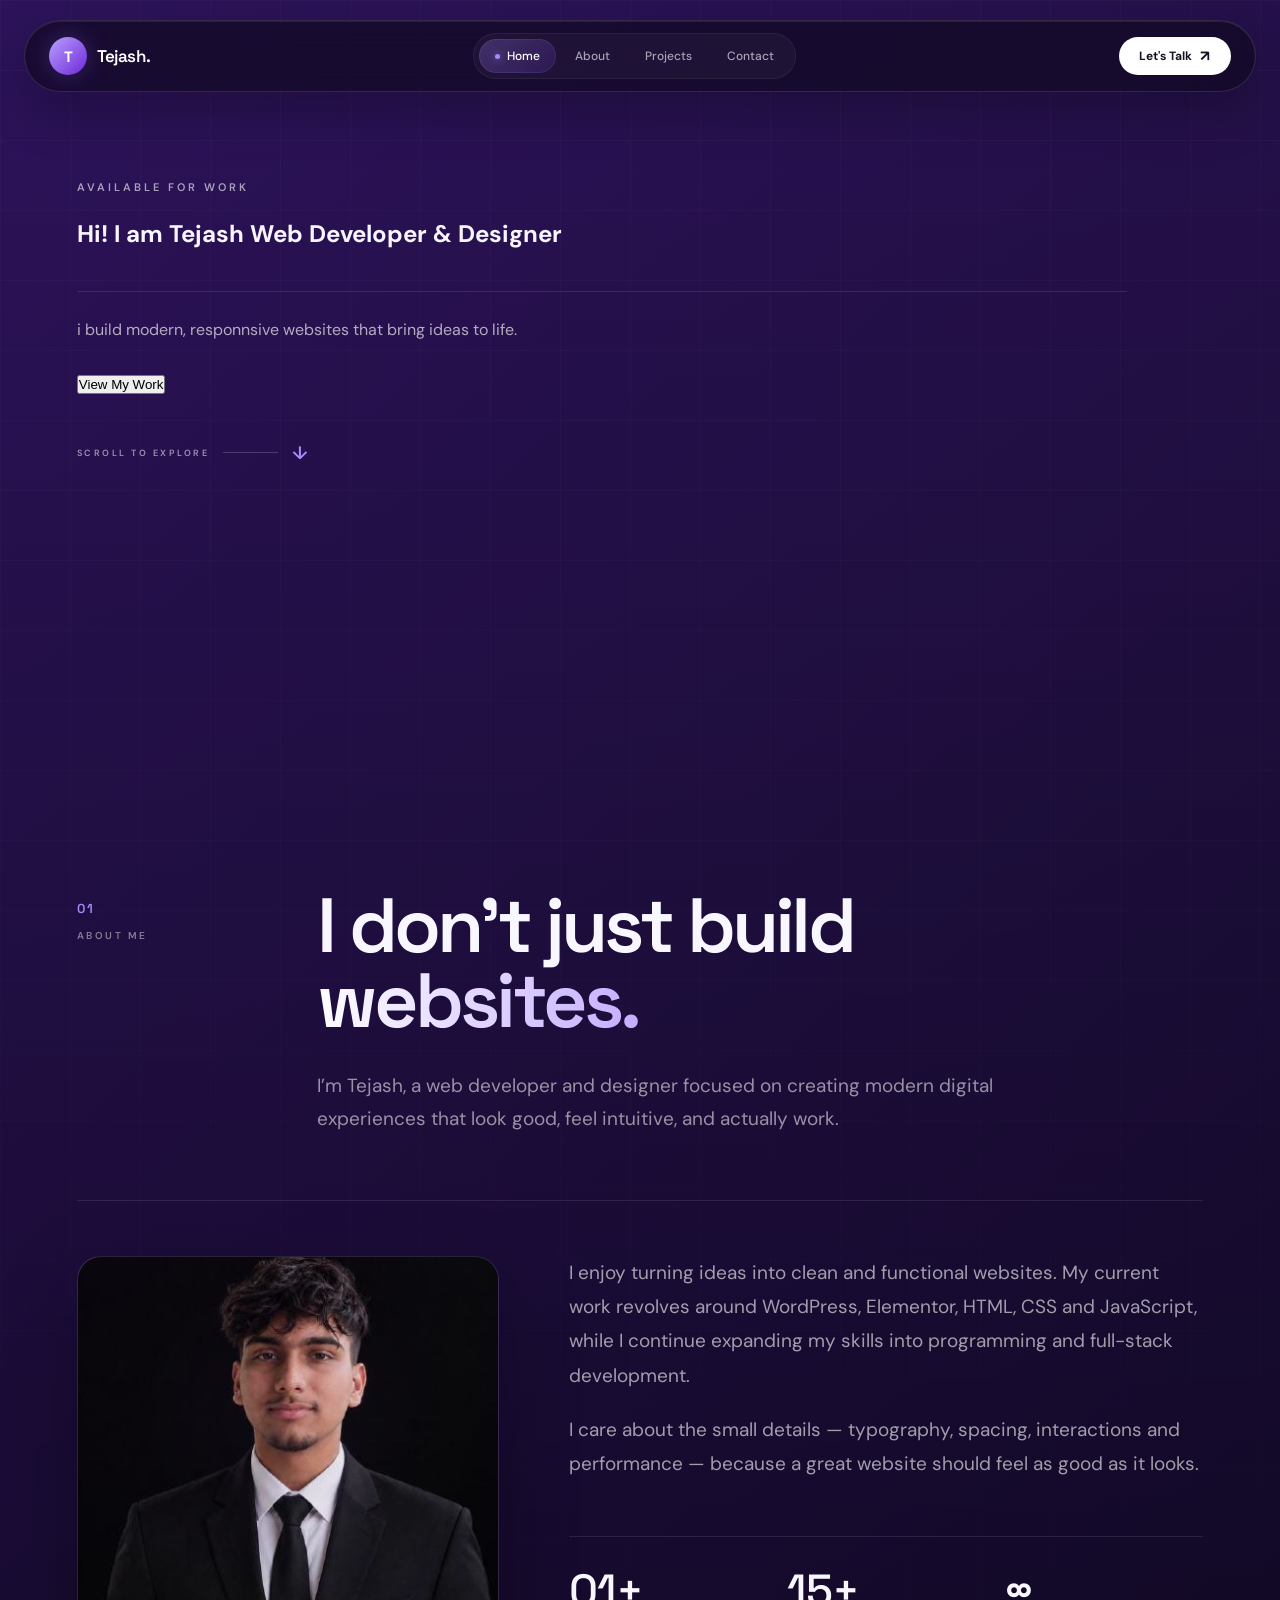
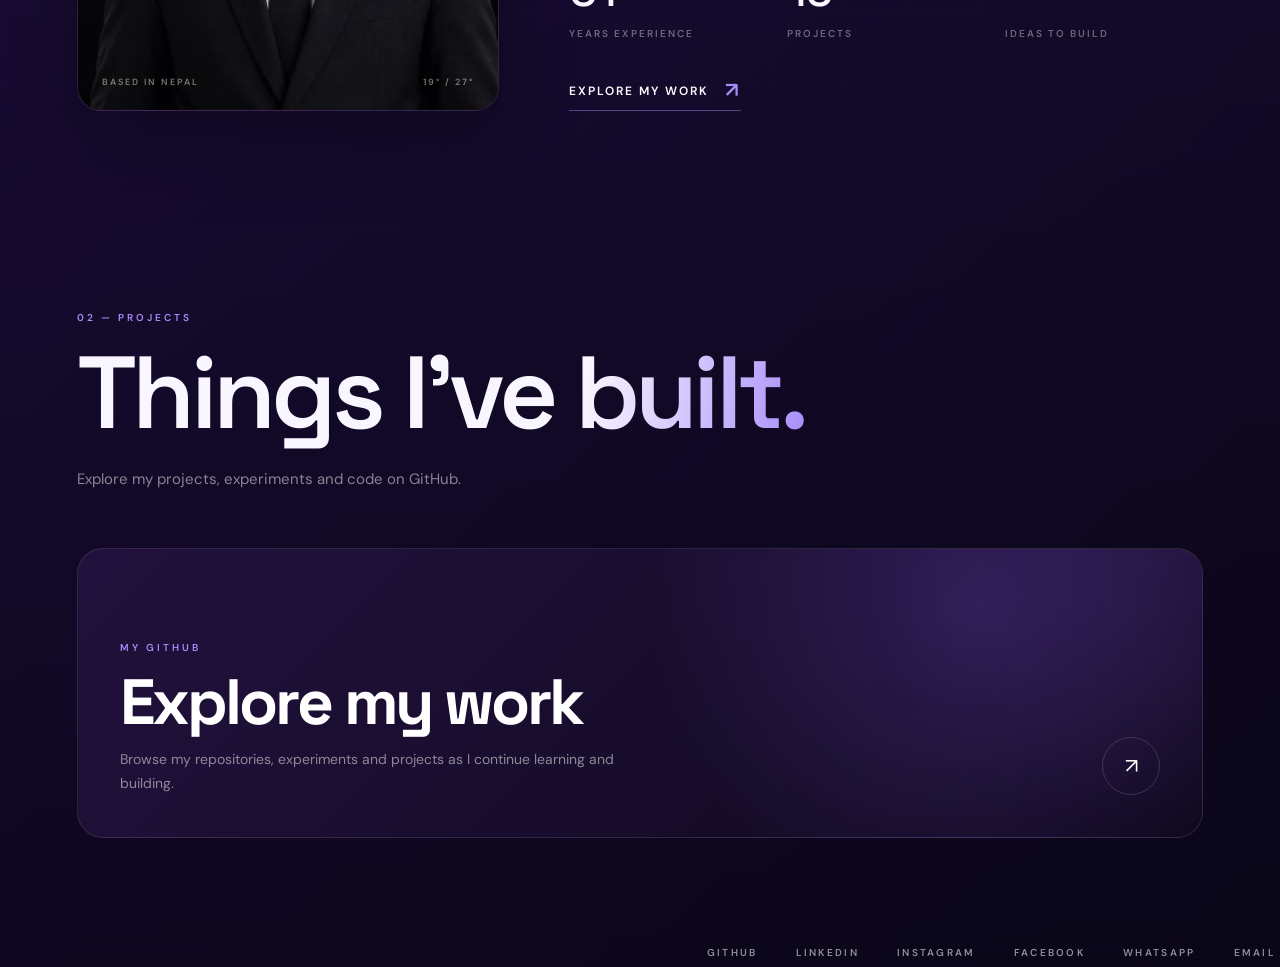
<file: index.htm>
<!DOCTYPE html>
<html lang="en">
<head>
    <meta charset="UTF-8">
    <meta name="viewport" content="width=device-width, initial-scale=1.0">
    <link rel="stylesheet" href="style.css">
    <title>Portfolio Website</title>
</head>
<body>
    
    <div class="container">
        <nav>
    <div class="logo">
        <span>T</span>
        Tejash.
    </div>

    <div class="nav-elements">
        <ul>
            <li><a href="#home" class="active">Home</a></li>
            <li><a href="#about">About</a></li>
            <li><a href="#projects">Projects</a></li>
            <li><a href="#contact">Contact</a></li>
        </ul>
    </div>

    <a href="#contact" class="nav-button">
        Let's Talk
        <span>↗</span>
    </a>
</nav>
        <div class="hero-section">
         
            <h2>Hi! I am Tejash <span>Web Developer & Designer</span> </h2>
             <hr>
             <p>
                i build modern, responnsive websites that bring ideas to life.
             </p>
             <button> View My Work </button>
             <div class="scroll-explore">
    <span>SCROLL TO EXPLORE</span>

    <div class="scroll-line">
        <span></span>
    </div>

    <div class="scroll-arrow">
        ↓
    </div>
</div>
        </div>
        <!-- =========================================================
     ABOUT SECTION
========================================================= -->

<section class="about-section" id="about">

    <div class="about-top">

        <div class="about-label">
            <span>01</span>
            <span>ABOUT ME</span>
        </div>

        <div class="about-intro">
            <h2>
                I don't just build
                <span>websites.</span>
            </h2>

            <p>
                I’m Tejash, a web developer and designer focused on
                creating modern digital experiences that look good,
                feel intuitive, and actually work.
            </p>
        </div>

    </div>


    <div class="about-content">

        <!-- LEFT -->
        <div class="about-image-card">

            <div class="about-image-placeholder">
                <img src="Tejash_Adhikari.jpg" alt="">
            </div>

            <div class="about-image-footer">
                <span>BASED IN NEPAL</span>
                <span>19° / 27°</span>
            </div>

        </div>


        <!-- RIGHT -->
        <div class="about-details">

            <p class="about-description">
                I enjoy turning ideas into clean and functional
                websites. My current work revolves around WordPress,
                Elementor, HTML, CSS and JavaScript, while I continue
                expanding my skills into programming and full-stack
                development.
            </p>

            <p class="about-description">
                I care about the small details — typography, spacing,
                interactions and performance — because a great website
                should feel as good as it looks.
            </p>


            <div class="about-stats">

                <div class="about-stat">
                    <strong>01+</strong>
                    <span>YEARS EXPERIENCE</span>
                </div>

                <div class="about-stat">
                    <strong>15+</strong>
                    <span>PROJECTS</span>
                </div>

                <div class="about-stat">
                    <strong>∞</strong>
                    <span>IDEAS TO BUILD</span>
                </div>

            </div>


            <a href="#projects" class="about-link">
                <span>EXPLORE MY WORK</span>
                <span class="about-link-arrow">↗</span>
            </a>

        </div>

    </div>

</section>
<section class="projects-section" id="projects">

    <div class="projects-heading">
        <span>02 — PROJECTS</span>

        <h2>
            Things I've
            <span>built.</span>
        </h2>

        <p>
            Explore my projects, experiments and code on GitHub.
        </p>
    </div>

    <a
        href="https://github.com/Tejash100"
        target="_blank"
        rel="noopener noreferrer"
        class="github-project"
    >
        <div>
            <span class="github-label">MY GITHUB</span>
            <h3>Explore my work</h3>
            <p>
                Browse my repositories, experiments and
                projects as I continue learning and building.
            </p>
        </div>

        <span class="github-arrow">↗</span>
    </a>

</section>
<div class="contact-socials">

    <a
        href="https://github.com/Tejash100"
        target="_blank"
        rel="noopener noreferrer"
    >
        GITHUB
    </a>

    <a
        href="https://www.linkedin.com/in/tejash-adhikari-5baa89410/"
        target="_blank"
        rel="noopener noreferrer"
    >
        LINKEDIN
    </a>

    <a
        href="https://www.instagram.com/adhikaritejash/"
        target="_blank"
        rel="noopener noreferrer"
    >
        INSTAGRAM
    </a>

    <a
        href="https://www.facebook.com/tejash.adhikari.56"
        target="_blank"
        rel="noopener noreferrer"
    >
        FACEBOOK
    </a>

    <a
        href="https://wa.me/9840033790"
        target="_blank"
        rel="noopener noreferrer"
    >
        WHATSAPP
    </a>

    <a href="mailto:tejashadzx@gmail.com">
        EMAIL
    </a>

</div>
    </div>
</body>
</html>
</file>
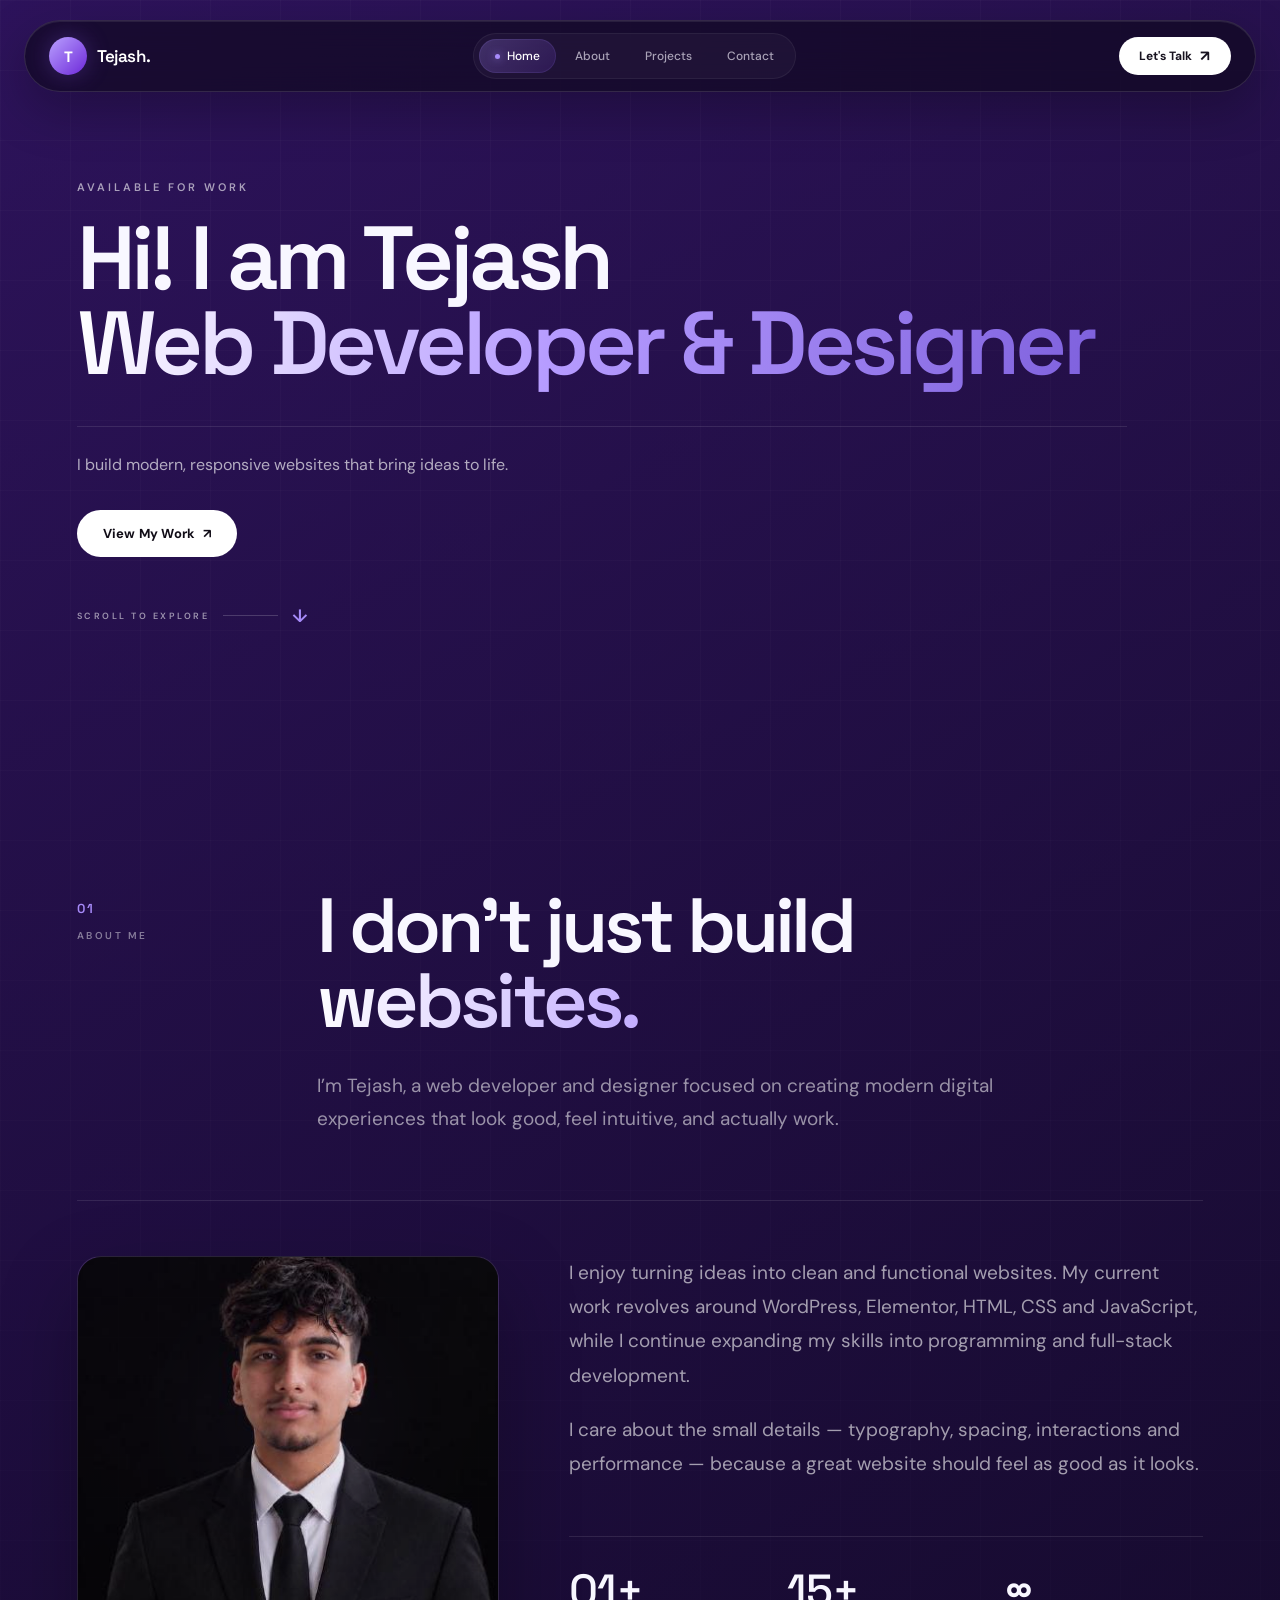
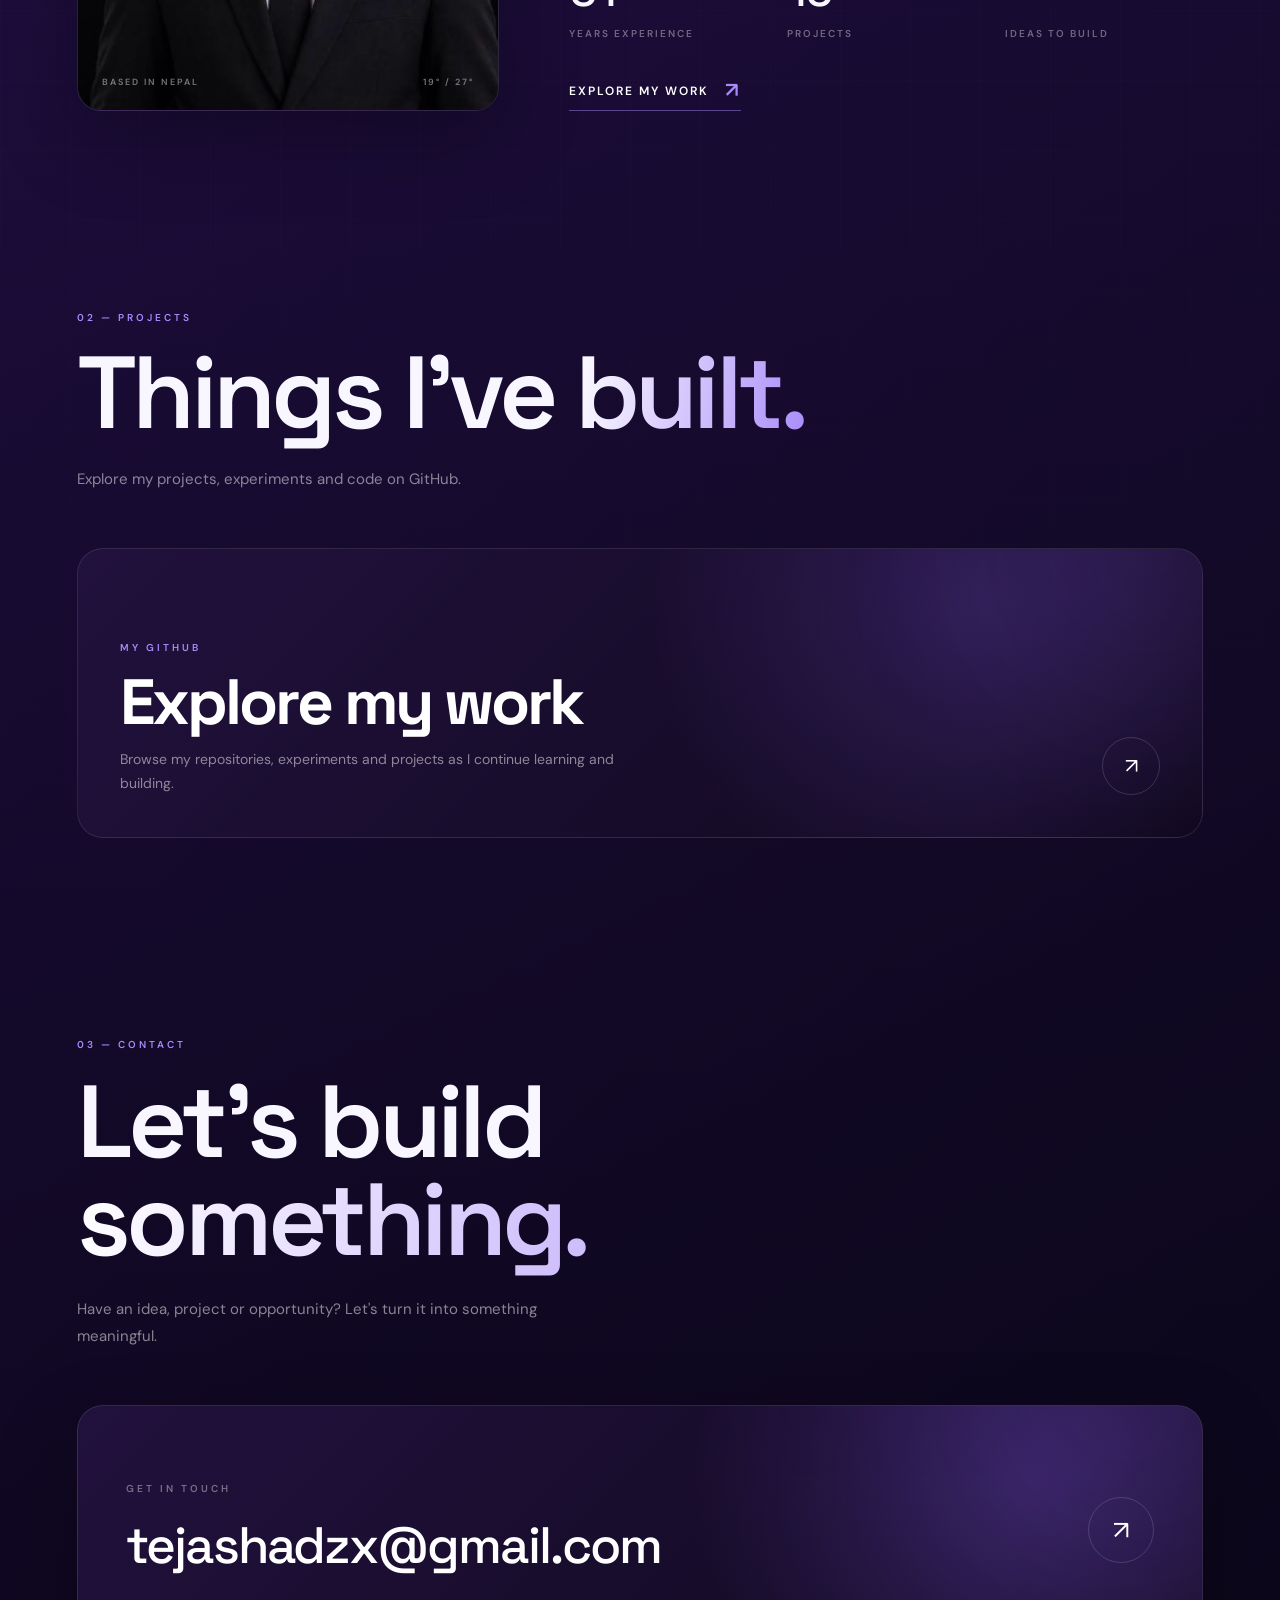
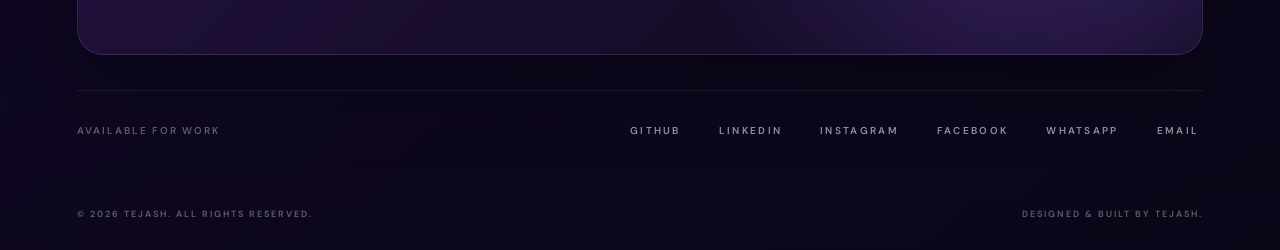
<file: index.html>
<!DOCTYPE html>
<html lang="en">

<head>
    <meta charset="UTF-8">
    <meta name="viewport" content="width=device-width, initial-scale=1.0">

    <link rel="stylesheet" href="style.css">

    <title>Tejash — Web Developer & Designer</title>
</head>

<body>

    <div class="container">

        <!-- =========================================================
             NAVIGATION
        ========================================================== -->

        <nav>

            <div class="logo">
                <span>T</span>
                Tejash.
            </div>

            <div class="nav-elements">
                <ul>
                    <li>
                        <a href="#home" class="active">Home</a>
                    </li>

                    <li>
                        <a href="#about">About</a>
                    </li>

                    <li>
                        <a href="#projects">Projects</a>
                    </li>

                    <li>
                        <a href="#contact">Contact</a>
                    </li>
                </ul>
            </div>

            <a href="#contact" class="nav-button">
                Let's Talk
                <span>↗</span>
            </a>

        </nav>


        <!-- =========================================================
             HERO SECTION
        ========================================================== -->

        <section class="hero-section" id="home">

            <h1>
                Hi! I am Tejash
                <span>Web Developer &amp; Designer</span>
            </h1>

            <hr>

            <p>
                I build modern, responsive websites that bring ideas to life.
            </p>

            <a href="#projects" class="hero-button">
                View My Work
                <span>↗</span>
            </a>


            <!-- SCROLL INDICATOR -->

            <div class="scroll-explore">

                <span>SCROLL TO EXPLORE</span>

                <div class="scroll-line">
                    <span></span>
                </div>

                <div class="scroll-arrow">
                    ↓
                </div>

            </div>

        </section>


        <!-- =========================================================
             ABOUT SECTION
        ========================================================== -->

        <section class="about-section" id="about">

            <!-- ABOUT TOP -->

            <div class="about-top">

                <div class="about-label">
                    <span>01</span>
                    <span>ABOUT ME</span>
                </div>

                <div class="about-intro">

                    <h2>
                        I don't just build
                        <span>websites.</span>
                    </h2>

                    <p>
                        I’m Tejash, a web developer and designer focused on
                        creating modern digital experiences that look good,
                        feel intuitive, and actually work.
                    </p>

                </div>

            </div>


            <!-- ABOUT CONTENT -->

            <div class="about-content">

                <!-- LEFT : IMAGE -->

                <div class="about-image-card">

                    <div class="about-image-placeholder">

                        <img
                            src="Tejash_Adhikari.jpg"
                            alt="Tejash - Web Developer and Designer"
                        >

                    </div>

                    <div class="about-image-footer">

                        <span>BASED IN NEPAL</span>

                        <span>19° / 27°</span>

                    </div>

                </div>


                <!-- RIGHT : DETAILS -->

                <div class="about-details">

                    <p class="about-description">
                        I enjoy turning ideas into clean and functional
                        websites. My current work revolves around WordPress,
                        Elementor, HTML, CSS and JavaScript, while I continue
                        expanding my skills into programming and full-stack
                        development.
                    </p>

                    <p class="about-description">
                        I care about the small details — typography, spacing,
                        interactions and performance — because a great website
                        should feel as good as it looks.
                    </p>


                    <!-- STATS -->

                    <div class="about-stats">

                        <div class="about-stat">

                            <strong>01+</strong>

                            <span>
                                YEARS EXPERIENCE
                            </span>

                        </div>


                        <div class="about-stat">

                            <strong>15+</strong>

                            <span>
                                PROJECTS
                            </span>

                        </div>


                        <div class="about-stat">

                            <strong>∞</strong>

                            <span>
                                IDEAS TO BUILD
                            </span>

                        </div>

                    </div>


                    <!-- ABOUT LINK -->

                    <a href="#projects" class="about-link">

                        <span>
                            EXPLORE MY WORK
                        </span>

                        <span class="about-link-arrow">
                            ↗
                        </span>

                    </a>

                </div>

            </div>

        </section>


        <!-- =========================================================
             PROJECTS SECTION
        ========================================================== -->

        <section class="projects-section" id="projects">

            <div class="projects-heading">

                <span>
                    02 — PROJECTS
                </span>

                <h2>
                    Things I've
                    <span>built.</span>
                </h2>

                <p>
                    Explore my projects, experiments and code on GitHub.
                </p>

            </div>


            <!-- GITHUB PROJECT CARD -->

            <a
                href="https://github.com/Tejash100"
                target="_blank"
                rel="noopener noreferrer"
                class="github-project"
            >

                <div>

                    <span class="github-label">
                        MY GITHUB
                    </span>

                    <h3>
                        Explore my work
                    </h3>

                    <p>
                        Browse my repositories, experiments and
                        projects as I continue learning and building.
                    </p>

                </div>

                <span class="github-arrow">
                    ↗
                </span>

            </a>

        </section>


        <!-- =========================================================
             CONTACT SECTION
        ========================================================== -->

        <section class="contact-section" id="contact">


            <!-- CONTACT HEADING -->

            <div class="contact-heading">

                <span class="contact-label">
                    03 — CONTACT
                </span>

                <h2>
                    Let's build
                    <span>something.</span>
                </h2>

                <p>
                    Have an idea, project or opportunity?
                    Let's turn it into something meaningful.
                </p>

            </div>


            <!-- CONTACT CARD -->

            <div class="contact-card">

                <div class="contact-card-content">

                    <span class="contact-small">
                        GET IN TOUCH
                    </span>

                    <a
                        href="mailto:tejashadzx@gmail.com"
                        class="contact-email"
                    >
                        tejashadzx@gmail.com
                    </a>

                </div>


                <a
                    href="mailto:tejashadzx@gmail.com"
                    class="contact-arrow"
                    aria-label="Send email"
                >
                    ↗
                </a>

            </div>


            <!-- CONTACT BOTTOM -->

            <div class="contact-bottom">

                <span class="availability">
                    AVAILABLE FOR WORK
                </span>


                <!-- SOCIAL LINKS -->

                <div class="contact-socials">

                    <!-- GITHUB -->

                    <a
                        href="https://github.com/Tejash100"
                        target="_blank"
                        rel="noopener noreferrer"
                    >
                        GITHUB
                    </a>


                    <!-- LINKEDIN -->

                    <a
                        href="https://www.linkedin.com/in/tejash-adhikari-5baa89410/"
                        target="_blank"
                        rel="noopener noreferrer"
                    >
                        LINKEDIN
                    </a>


                    <!-- INSTAGRAM -->

                    <a
                        href="https://www.instagram.com/adhikaritejash/"
                        target="_blank"
                        rel="noopener noreferrer"
                    >
                        INSTAGRAM
                    </a>


                    <!-- FACEBOOK -->

                    <a
                        href="https://www.facebook.com/tejash.adhikari.56"
                        target="_blank"
                        rel="noopener noreferrer"
                    >
                        FACEBOOK
                    </a>


                    <!-- WHATSAPP -->

                    <a
                        href="https://wa.me/9840033790"
                        target="_blank"
                        rel="noopener noreferrer"
                    >
                        WHATSAPP
                    </a>


                    <!-- EMAIL -->

                    <a href="mailto:tejashadzx@gmail.com">
                        EMAIL
                    </a>

                </div>

            </div>

        </section>


        <!-- =========================================================
             FOOTER
        ========================================================== -->

        <footer class="site-footer">

            <div class="footer-left">
                © 2026 Tejash. All rights reserved.
            </div>

            <div class="footer-right">
                Designed &amp; Built by Tejash.
            </div>

        </footer>


    </div>

</body>

</html>
</file>
<file: style.css>
@import url('https://fonts.googleapis.com/css2?family=DM+Sans:wght@400;500;600;700&family=Space+Grotesk:wght@400;500;600;700&display=swap');


/* =========================================================
   ROOT
========================================================= */

:root {
    --bg: #080512;
    --bg-dark: #10051f;

    --text: #f7f5ff;
    --muted: #aaa3b7;

    --line: rgba(255, 255, 255, 0.10);

    --purple: #a78bfa;
    --purple-dark: #6d28d9;

    --green: #7dd3a7;

    /* Universal horizontal spacing */
    --gutter: clamp(40px, 6vw, 100px);
}


/* =========================================================
   RESET
========================================================= */

* {
    margin: 0;
    padding: 0;
    box-sizing: border-box;
}

html {
    width: 100%;
    overflow-x: hidden;

    scroll-behavior: smooth;

    -webkit-text-size-adjust: 100%;
    text-size-adjust: 100%;
}

body {
    width: 100%;
    min-width: 320px;
    margin: 0;

    font-family: "DM Sans", sans-serif;

    background: var(--bg);
    color: var(--text);

    overflow-x: hidden;
}

button,
a {
    -webkit-tap-highlight-color: transparent;
}

img {
    max-width: 100%;
    height: auto;
}


/* =========================================================
   MAIN CONTAINER
========================================================= */

.container {
    position: relative;

    width: 100%;
    min-height: 100vh;

    overflow: hidden;

    background:
        linear-gradient(
            rgba(18, 10, 38, 0.70),
            rgba(8, 5, 20, 0.86)
        ),
        linear-gradient(
            135deg,
            #6d28d9 0%,
            #4c1d95 42%,
            #160b2e 100%
        );
}


/* =========================================================
   BACKGROUND GRID
========================================================= */

.container::before {
    content: "";

    position: absolute;
    inset: 0;

    background-image:
        linear-gradient(
            rgba(255, 255, 255, 0.025) 1px,
            transparent 1px
        ),
        linear-gradient(
            90deg,
            rgba(255, 255, 255, 0.025) 1px,
            transparent 1px
        );

    background-size: 70px 70px;

    mask-image:
        linear-gradient(
            to bottom,
            black,
            transparent 92%
        );

    -webkit-mask-image:
        linear-gradient(
            to bottom,
            black,
            transparent 92%
        );

    pointer-events: none;

    z-index: 0;
}


/* =========================================================
   SECTION LAYER
========================================================= */

.hero-section,
.about-section,
.projects-section,
.contact-section {
    position: relative;
    z-index: 2;
}


/* =========================================================
   NAVBAR
========================================================= */

.container > nav {
    position: fixed;

    top: 20px;
    left: 50%;

    transform: translateX(-50%);

    width: calc(100% - 48px);
    max-width: 1540px;

    height: 72px;

    display: flex;
    align-items: center;
    justify-content: space-between;

    padding: 0 24px;

    background: rgba(17, 9, 34, 0.72);

    border: 1px solid rgba(255, 255, 255, 0.12);
    border-radius: 999px;

    backdrop-filter: blur(24px);
    -webkit-backdrop-filter: blur(24px);

    box-shadow:
        0 18px 50px rgba(0, 0, 0, 0.25),
        inset 0 1px 0 rgba(255, 255, 255, 0.08);

    z-index: 1000;
}


/* =========================================================
   LOGO
========================================================= */

.logo {
    display: flex;
    align-items: center;

    gap: 10px;

    flex-shrink: 0;

    color: #ffffff;

    text-decoration: none;

    font-family: "Space Grotesk", sans-serif;

    font-size: 17px;
    font-weight: 600;

    letter-spacing: -0.4px;

    white-space: nowrap;

    cursor: pointer;
}

.logo span {
    width: 38px;
    height: 38px;

    display: flex;
    align-items: center;
    justify-content: center;

    flex-shrink: 0;

    border-radius: 50%;

    background:
        linear-gradient(
            135deg,
            #b9a0ff,
            #6d28d9
        );

    color: #ffffff;

    font-family: "Space Grotesk", sans-serif;

    font-size: 15px;
    font-weight: 700;

    box-shadow:
        0 0 25px rgba(139, 92, 246, 0.30);

    transition:
        transform 0.35s ease,
        box-shadow 0.35s ease;
}

.logo:hover span {
    transform: scale(1.08) rotate(-7deg);

    box-shadow:
        0 0 35px rgba(167, 139, 250, 0.55);
}


/* =========================================================
   NAV ELEMENTS
========================================================= */

.nav-elements {
    display: flex;
    align-items: center;

    white-space: nowrap;
}

.nav-elements ul {
    display: flex;
    align-items: center;

    gap: 3px;

    margin: 0;
    padding: 5px;

    list-style: none;

    background: rgba(255, 255, 255, 0.035);

    border: 1px solid rgba(255, 255, 255, 0.06);

    border-radius: 999px;
}

.nav-elements a {
    display: flex;
    align-items: center;
    justify-content: center;

    padding: 9px 16px;

    color: #aaa3b7;

    text-decoration: none;

    font-size: 12px;
    font-weight: 500;

    border-radius: 999px;

    white-space: nowrap;

    transition:
        color 0.25s ease,
        background 0.25s ease,
        transform 0.25s ease;
}

.nav-elements a:hover {
    color: #ffffff;

    background: rgba(255, 255, 255, 0.07);

    transform: translateY(-1px);
}

.nav-elements a.active {
    color: #ffffff;

    background:
        linear-gradient(
            135deg,
            rgba(167, 139, 250, 0.25),
            rgba(124, 58, 237, 0.15)
        );

    box-shadow:
        inset 0 0 0 1px rgba(167, 139, 250, 0.12);
}

.nav-elements a.active::before {
    content: "";

    width: 5px;
    height: 5px;

    margin-right: 7px;

    flex-shrink: 0;

    border-radius: 50%;

    background: var(--purple);

    box-shadow:
        0 0 9px rgba(167, 139, 250, 0.8);
}


/* =========================================================
   NAV BUTTON
========================================================= */

.nav-button {
    display: flex;
    align-items: center;
    justify-content: center;

    gap: 8px;

    min-width: 112px;

    flex-shrink: 0;

    padding: 11px 17px;

    border-radius: 999px;

    background: #ffffff;

    color: #17121f;

    text-decoration: none;

    font-size: 12px;
    font-weight: 700;

    white-space: nowrap;

    transition:
        transform 0.3s ease,
        background 0.3s ease,
        box-shadow 0.3s ease;
}

.nav-button span {
    font-size: 15px;
    line-height: 1;

    transition:
        transform 0.3s ease;
}

.nav-button:hover {
    background: #c4b5fd;

    transform: translateY(-2px);

    box-shadow:
        0 10px 30px rgba(167, 139, 250, 0.28);
}

.nav-button:hover span {
    transform: translate(2px, -2px);
}


/* =========================================================
   HERO
========================================================= */

.hero-section {
    width: 100%;
    max-width: 1600px;

    min-height: 780px;
    min-height: min(
        calc(100svh - 112px),
        900px
    );

    margin: 0 auto;

    padding:
        180px
        var(--gutter)
        70px;

    display: flex;
    flex-direction: column;

    justify-content: flex-start;
    align-items: flex-start;

    animation:
        heroReveal 1s ease both;
}

@keyframes heroReveal {

    from {
        opacity: 0;
        transform: translateY(25px);
    }

    to {
        opacity: 1;
        transform: translateY(0);
    }
}


/* =========================================================
   HERO LABEL
========================================================= */

.hero-section::before {
    content: "AVAILABLE FOR WORK";

    display: block;

    margin-bottom: 24px;

    color: rgba(255, 255, 255, 0.60);

    font-size: 11px;
    font-weight: 600;

    letter-spacing: 3px;
}


/* =========================================================
   HERO HEADING
========================================================= */

.hero-section h1 {
    width: 100%;
    max-width: 1100px;

    margin: 0;

    font-family: "Space Grotesk", sans-serif;

    font-size:
        clamp(
            58px,
            7vw,
            125px
        );

    line-height: 0.91;

    font-weight: 600;

    letter-spacing:
        clamp(
            -6px,
            -0.35vw,
            -3px
        );

    color: #f8f7ff;

    animation:
        titleReveal
        1s
        cubic-bezier(.2, .7, .2, 1)
        both;
}

@keyframes titleReveal {

    from {
        opacity: 0;
        transform: translateY(45px);
    }

    to {
        opacity: 1;
        transform: translateY(0);
    }
}

.hero-section h1 span {
    display: block;

    margin-top: 3px;

    color: transparent;

    background:
        linear-gradient(
            100deg,
            #ffffff 0%,
            #b69cff 43%,
            #7658d8 100%
        );

    -webkit-background-clip: text;
    background-clip: text;
}


/* =========================================================
   HERO DIVIDER
========================================================= */

.hero-section hr {
    width: min(100%, 1050px);

    height: 1px;

    margin:
        42px
        0
        24px;

    border: none;

    background:
        rgba(255, 255, 255, 0.10);
}


/* =========================================================
   HERO DESCRIPTION
========================================================= */

.hero-section p {
    max-width: 560px;

    margin:
        0
        0
        30px;

    color:
        rgba(255, 255, 255, 0.65);

    font-size: 16px;

    line-height: 1.8;

    animation:
        paragraphReveal
        1.3s
        ease
        both;
}

@keyframes paragraphReveal {

    from {
        opacity: 0;
        transform: translateY(12px);
    }

    to {
        opacity: 1;
        transform: translateY(0);
    }
}


/* =========================================================
   HERO BUTTON
========================================================= */

.hero-button {
    position: relative;

    display: inline-flex;
    align-items: center;

    gap: 8px;

    padding:
        14px
        25px;

    border:
        1px solid
        rgba(255, 255, 255, 0.15);

    border-radius: 999px;

    background: #ffffff;

    color: #100c16;

    font-family:
        "DM Sans",
        sans-serif;

    font-size: 13px;
    font-weight: 700;

    letter-spacing: 0.2px;

    text-decoration: none;

    cursor: pointer;

    overflow: hidden;

    isolation: isolate;

    transition:
        transform 0.3s ease,
        box-shadow 0.3s ease;
}

.hero-button::before {
    content: "";

    position: absolute;
    inset: 0;

    background:
        linear-gradient(
            100deg,
            #ffffff,
            #c4b5fd
        );

    transform:
        translateX(-100%);

    transition:
        transform 0.4s ease;

    z-index: -1;
}

.hero-button:hover::before {
    transform:
        translateX(0);
}

.hero-button:hover {
    transform:
        translateY(-3px);

    box-shadow:
        0 15px 40px
        rgba(167, 139, 250, 0.25);
}


/* =========================================================
   SCROLL EXPLORE
========================================================= */

.scroll-explore {
    display: flex;
    align-items: center;

    gap: 14px;

    margin-top: 50px;

    color:
        rgba(255, 255, 255, 0.55);

    font-size: 9px;
    font-weight: 600;

    letter-spacing: 2.5px;

    white-space: nowrap;

    animation:
        scrollReveal
        1.2s
        ease
        both;
}

.scroll-explore > span {
    display: block;
}

.scroll-line {
    width: 55px;
    height: 1px;

    position: relative;

    overflow: hidden;

    background:
        rgba(255, 255, 255, 0.18);
}

.scroll-line span {
    position: absolute;

    top: 0;
    left: -50%;

    width: 45%;
    height: 100%;

    background:
        var(--purple);

    box-shadow:
        0 0 10px
        rgba(167, 139, 250, 0.7);

    animation:
        scrollLine
        2s
        ease-in-out
        infinite;
}

.scroll-arrow {
    color:
        var(--purple);

    font-size: 18px;

    line-height: 1;

    animation:
        scrollArrow
        1.8s
        ease-in-out
        infinite;
}

@keyframes scrollLine {

    0% {
        left: -50%;
    }

    100% {
        left: 110%;
    }
}

@keyframes scrollArrow {

    0%,
    100% {
        transform: translateX(0);
        opacity: 0.6;
    }

    50% {
        transform: translateX(5px);
        opacity: 1;
    }
}

@keyframes scrollReveal {

    from {
        opacity: 0;
        transform: translateY(10px);
    }

    to {
        opacity: 1;
        transform: translateY(0);
    }
}


/* =========================================================
   ABOUT SECTION
========================================================= */

.about-section {
    width: 100%;
    max-width: 1600px;

    margin: 0 auto;

    padding:
        100px
        var(--gutter)
        100px;
}


/* =========================================================
   ABOUT TOP
========================================================= */

.about-top {
    display: grid;

    grid-template-columns:
        180px
        minmax(0, 1fr);

    gap: 60px;

    padding-bottom: 65px;

    border-bottom:
        1px solid
        rgba(255, 255, 255, 0.10);
}

.about-label {
    display: flex;
    flex-direction: column;

    gap: 12px;

    padding-top: 12px;

    color:
        rgba(255, 255, 255, 0.45);

    font-size: 10px;
    font-weight: 600;

    letter-spacing: 2.5px;
}

.about-label span:first-child {
    color:
        #a78bfa;

    font-family:
        "Space Grotesk",
        sans-serif;

    font-size: 13px;
}

.about-intro {
    max-width: 950px;
}

.about-intro h2 {
    margin: 0;

    color: #f8f7ff;

    font-family:
        "Space Grotesk",
        sans-serif;

    font-size:
        clamp(
            48px,
            6vw,
            92px
        );

    line-height: 0.98;

    font-weight: 600;

    letter-spacing:
        clamp(
            -4px,
            -0.3vw,
            -2px
        );
}

.about-intro h2 span {
    display: block;

    color: transparent;

    background:
        linear-gradient(
            100deg,
            #ffffff 0%,
            #b69cff 45%,
            #7658d8 100%
        );

    -webkit-background-clip: text;
    background-clip: text;
}

.about-intro p {
    max-width: 720px;

    margin-top: 30px;

    color:
        rgba(255, 255, 255, 0.55);

    font-size: 19px;

    line-height: 1.75;
}


/* =========================================================
   ABOUT CONTENT
========================================================= */

.about-content {
    display: grid;

    grid-template-columns:
        0.8fr
        1.2fr;

    gap: 70px;

    align-items: stretch;

    margin-top: 55px;
}


/* =========================================================
   ABOUT IMAGE
========================================================= */

.about-image-card {
    position: relative;

    width: 100%;

    min-height: 440px;

    overflow: hidden;

    border:
        1px solid
        rgba(255, 255, 255, 0.10);

    border-radius: 24px;

    background:
        radial-gradient(
            circle at 50% 35%,
            rgba(167, 139, 250, 0.28),
            transparent 38%
        ),
        linear-gradient(
            145deg,
            #28134b,
            #10091f 70%
        );

    box-shadow:
        0 30px 80px
        rgba(0, 0, 0, 0.28);
}

.about-image-card::before {
    content: "";

    position: absolute;
    inset: 0;

    background-image:
        linear-gradient(
            rgba(255, 255, 255, 0.035) 1px,
            transparent 1px
        ),
        linear-gradient(
            90deg,
            rgba(255, 255, 255, 0.035) 1px,
            transparent 1px
        );

    background-size: 40px 40px;

    opacity: 0.7;

    pointer-events: none;
}

.about-image-card::after {
    content: "";

    position: absolute;

    width: 220px;
    height: 220px;

    left: 50%;
    top: 42%;

    transform:
        translate(-50%, -50%);

    border-radius: 50%;

    background:
        rgba(139, 92, 246, 0.20);

    filter:
        blur(60px);

    pointer-events: none;
}

.about-image-placeholder {
    position: absolute;
    inset: 0;

    display: flex;
    align-items: center;
    justify-content: center;

    z-index: 2;
}

.about-image-placeholder img {
    width: 100%;
    height: 100%;

    display: block;

    object-fit: cover;

    object-position: center top;

    border-radius: inherit;

    opacity: 0.9;
}

.about-image-footer {
    position: absolute;

    left: 24px;
    right: 24px;
    bottom: 22px;

    display: flex;
    align-items: center;
    justify-content: space-between;

    z-index: 5;

    color:
        rgba(255, 255, 255, 0.45);

    font-size: 9px;
    font-weight: 600;

    letter-spacing: 2px;
}


/* =========================================================
   ABOUT DETAILS
========================================================= */

.about-details {
    display: flex;
    flex-direction: column;

    justify-content: center;
}

.about-description {
    max-width: 700px;

    margin-bottom: 20px;

    color:
        rgba(255, 255, 255, 0.60);

    font-size: 19px;

    line-height: 1.8;
}


/* =========================================================
   ABOUT STATS
========================================================= */

.about-stats {
    display: grid;

    grid-template-columns:
        repeat(3, 1fr);

    gap: 20px;

    margin-top: 35px;

    padding-top: 25px;

    border-top:
        1px solid
        rgba(255, 255, 255, 0.10);
}

.about-stat {
    display: flex;
    flex-direction: column;

    gap: 8px;
}

.about-stat strong {
    color: #f8f7ff;

    font-family:
        "Space Grotesk",
        sans-serif;

    font-size: 45px;

    font-weight: 500;

    letter-spacing: -1px;
}

.about-stat span {
    color:
        rgba(255, 255, 255, 0.38);

    font-size: 10px;

    font-weight: 600;

    letter-spacing: 2px;
}


/* =========================================================
   ABOUT LINK
========================================================= */

.about-link {
    display: inline-flex;
    align-items: center;

    gap: 16px;

    width: fit-content;

    margin-top: 40px;

    padding-bottom: 9px;

    border-bottom:
        1px solid
        rgba(167, 139, 250, 0.45);

    color: #ffffff;

    text-decoration: none;

    font-size: 12px;
    font-weight: 600;

    letter-spacing: 2px;

    transition:
        color 0.3s ease,
        border-color 0.3s ease,
        gap 0.3s ease;
}

.about-link-arrow {
    color:
        #a78bfa;

    font-size: 21px;

    line-height: 1;
}

.about-link:hover {
    gap: 22px;

    color: #c4b5fd;

    border-color:
        #a78bfa;
}


/* =========================================================
   PROJECTS
========================================================= */

.projects-section {
    width: 100%;
    max-width: 1600px;

    margin: 0 auto;

    padding:
        100px
        var(--gutter)
        100px;
}

.projects-heading {
    max-width: 900px;
}

.projects-heading > span {
    display: block;

    margin-bottom: 20px;

    color:
        #a78bfa;

    font-size: 10px;
    font-weight: 600;

    letter-spacing: 3px;
}

.projects-heading h2 {
    margin: 0;

    color: #f8f7ff;

    font-family:
        "Space Grotesk",
        sans-serif;

    font-size:
        clamp(
            55px,
            8vw,
            110px
        );

    font-weight: 600;

    line-height: 0.95;

    letter-spacing: -0.045em;
}

.projects-heading h2 span {
    color: transparent;

    background:
        linear-gradient(
            100deg,
            #ffffff,
            #a78bfa
        );

    -webkit-background-clip: text;
    background-clip: text;
}

.projects-heading p {
    max-width: 500px;

    margin-top: 25px;

    color:
        rgba(255, 255, 255, 0.5);

    font-size: 15px;

    line-height: 1.8;
}


/* =========================================================
   GITHUB PROJECT CARD
========================================================= */

.github-project {
    position: relative;

    display: flex;
    align-items: flex-end;
    justify-content: space-between;

    gap: 24px;

    min-height: 290px;

    margin-top: 55px;

    padding: 42px;

    overflow: hidden;

    border:
        1px solid
        rgba(255, 255, 255, 0.10);

    border-radius: 26px;

    background:
        radial-gradient(
            circle at 80% 20%,
            rgba(139, 92, 246, 0.22),
            transparent 35%
        ),
        linear-gradient(
            135deg,
            #21113d,
            #10091d
        );

    text-decoration: none;

    transition:
        transform 0.4s ease,
        border-color 0.4s ease;
}

.github-project > :first-child {
    min-width: 0;
}

.github-project::before {
    content: "";

    position: absolute;

    width: 300px;
    height: 300px;

    right: -100px;
    top: -150px;

    border-radius: 50%;

    background:
        #8b5cf6;

    filter:
        blur(100px);

    opacity: 0.12;

    transition:
        opacity 0.4s ease;
}

.github-project:hover {
    transform:
        translateY(-6px);

    border-color:
        rgba(167, 139, 250, 0.4);
}

.github-project:hover::before {
    opacity: 0.25;
}

.github-label {
    position: relative;

    color:
        #a78bfa;

    font-size: 10px;

    font-weight: 600;

    letter-spacing: 3px;
}

.github-project h3 {
    position: relative;

    margin: 14px 0;

    color: #fff;

    font-family:
        "Space Grotesk",
        sans-serif;

    font-size:
        clamp(
            35px,
            5vw,
            65px
        );

    line-height: 1;

    letter-spacing: -0.045em;
}

.github-project p {
    position: relative;

    max-width: 500px;

    margin: 0;

    color:
        rgba(255, 255, 255, 0.5);

    font-size: 14px;

    line-height: 1.7;
}

.github-arrow {
    position: relative;

    display: flex;
    align-items: center;
    justify-content: center;

    width: 58px;
    height: 58px;

    flex-shrink: 0;

    border:
        1px solid
        rgba(255, 255, 255, 0.15);

    border-radius: 50%;

    color: #fff;

    font-size: 21px;

    transition:
        transform 0.4s ease,
        background 0.4s ease;
}

.github-project:hover .github-arrow {
    transform:
        translate(5px, -5px);

    background:
        #8b5cf6;
}


/* =========================================================
   CONTACT
========================================================= */

.contact-section {
    width: 100%;
    max-width: 1600px;

    margin: 0 auto;

    padding:
        100px
        var(--gutter)
        45px;
}

.contact-heading {
    max-width: 900px;
}

.contact-label {
    display: block;

    margin-bottom: 22px;

    color:
        #a78bfa;

    font-size: 10px;

    font-weight: 600;

    letter-spacing: 3px;

    text-transform: uppercase;
}

.contact-heading h2 {
    margin: 0;

    color: #f8f7ff;

    font-family:
        "Space Grotesk",
        sans-serif;

    font-size:
        clamp(
            55px,
            8vw,
            110px
        );

    font-weight: 600;

    line-height: 0.95;

    letter-spacing: -0.045em;
}

.contact-heading h2 span {
    display: block;

    color: transparent;

    background:
        linear-gradient(
            100deg,
            #ffffff,
            #a78bfa
        );

    -webkit-background-clip: text;
    background-clip: text;
}

.contact-heading p {
    max-width: 500px;

    margin-top: 28px;

    color:
        rgba(255, 255, 255, 0.5);

    font-size: 15px;

    line-height: 1.8;
}


/* =========================================================
   CONTACT CARD
========================================================= */

.contact-card {
    position: relative;

    display: flex;
    align-items: center;
    justify-content: space-between;

    gap: 24px;

    min-height: 250px;

    margin-top: 55px;

    padding: 48px;

    overflow: hidden;

    border:
        1px solid
        rgba(255, 255, 255, 0.10);

    border-radius: 26px;

    background:
        radial-gradient(
            circle at 85% 30%,
            rgba(139, 92, 246, 0.28),
            transparent 35%
        ),
        linear-gradient(
            135deg,
            #21113d,
            #10091d
        );

    box-shadow:
        0 30px 80px
        rgba(0, 0, 0, 0.30);

    transition:
        transform 0.4s ease,
        border-color 0.4s ease;
}

.contact-card::before {
    content: "";

    position: absolute;

    width: 350px;
    height: 350px;

    right: -100px;
    top: -180px;

    border-radius: 50%;

    background:
        #8b5cf6;

    filter:
        blur(110px);

    opacity: 0.12;

    transition:
        opacity 0.4s ease;
}

.contact-card:hover {
    transform:
        translateY(-6px);

    border-color:
        rgba(167, 139, 250, 0.35);
}

.contact-card:hover::before {
    opacity: 0.25;
}


/* =========================================================
   CONTACT CONTENT
========================================================= */

.contact-card-content {
    position: relative;

    z-index: 2;

    display: flex;
    flex-direction: column;

    gap: 18px;

    min-width: 0;
}

.contact-small {
    color:
        rgba(255, 255, 255, 0.4);

    font-size: 10px;

    font-weight: 600;

    letter-spacing: 3px;
}

.contact-email {
    max-width: 100%;

    color: #ffffff;

    font-family:
        "Space Grotesk",
        sans-serif;

    font-size:
        clamp(
            25px,
            4vw,
            55px
        );

    font-weight: 500;

    letter-spacing: -0.04em;

    text-decoration: none;

    overflow-wrap: anywhere;

    transition:
        color 0.3s ease;
}

.contact-email:hover {
    color:
        #c4b5fd;
}


/* =========================================================
   CONTACT ARROW
========================================================= */

.contact-arrow {
    position: relative;

    z-index: 2;

    display: flex;
    align-items: center;
    justify-content: center;

    width: 66px;
    height: 66px;

    flex-shrink: 0;

    border:
        1px solid
        rgba(255, 255, 255, 0.15);

    border-radius: 50%;

    color: #ffffff;

    font-size: 26px;

    text-decoration: none;

    transition:
        transform 0.4s ease,
        background 0.4s ease,
        border-color 0.4s ease;
}

.contact-card:hover .contact-arrow {
    transform:
        translate(5px, -5px);

    background:
        #8b5cf6;

    border-color:
        #8b5cf6;
}


/* =========================================================
   CONTACT BOTTOM
========================================================= */

.contact-bottom {
    display: flex;

    flex-wrap: wrap;

    align-items: center;
    justify-content: space-between;

    gap: 20px 30px;

    margin-top: 35px;

    padding-top: 25px;

    border-top:
        1px solid
        rgba(255, 255, 255, 0.08);
}

.availability {
    color:
        rgba(255, 255, 255, 0.35);

    font-size: 10px;

    font-weight: 600;

    letter-spacing: 2px;
}


/* =========================================================
   SOCIAL LINKS
========================================================= */

.contact-socials {
    display: flex;

    align-items: center;

    justify-content: flex-end;

    flex-wrap: wrap;

    gap: 6px 30px;
}

.contact-socials a {
    position: relative;

    padding: 8px 4px;

    color:
        rgba(255, 255, 255, 0.55);

    text-decoration: none;

    font-size: 10px;

    font-weight: 600;

    letter-spacing: 2.3px;

    transition:
        color 0.3s ease,
        transform 0.3s ease;
}

.contact-socials a::after {
    content: "";

    position: absolute;

    left: 4px;
    bottom: 2px;

    width: 0;
    height: 1px;

    background:
        #a78bfa;

    transition:
        width 0.3s ease;
}

.contact-socials a:hover {
    color: #ffffff;

    transform:
        translateY(-3px);
}

.contact-socials a:hover::after {
    width:
        calc(100% - 8px);
}


/* =========================================================
   FOOTER
========================================================= */

.site-footer {
    position: relative;

    z-index: 2;

    display: flex;

    flex-wrap: wrap;

    align-items: center;

    justify-content: space-between;

    gap: 8px 30px;

    width: 100%;
    max-width: 1600px;

    margin: 0 auto;

    padding:
        18px
        var(--gutter)
        30px;

    color:
        rgba(255, 255, 255, 0.35);

    font-size: 9px;

    font-weight: 600;

    letter-spacing: 2px;

    text-transform: uppercase;
}


/* =========================================================
   LARGE TABLET
   901px — 1200px
========================================================= */

@media (max-width: 1200px) {

    :root {
        --gutter: 50px;
    }

    /* ---------- NAV ---------- */

    .container > nav {
        width: calc(100% - 40px);

        max-width: 1100px;

        height: 68px;

        padding:
            0
            18px;
    }

    .nav-elements a {
        padding:
            9px
            12px;

        font-size: 11px;
    }

    .nav-button {
        min-width: 105px;

        padding:
            10px
            15px;
    }


    /* ---------- HERO ---------- */

    .hero-section {
        padding-top: 150px;

        padding-bottom: 55px;
    }

    .hero-section h1 {
        max-width: 950px;

        font-size:
            clamp(
                60px,
                8vw,
                100px
            );
    }

    .hero-section hr {
        width:
            min(
                100%,
                800px
            );

        margin-top: 36px;
    }


    /* ---------- ABOUT ---------- */

    .about-section {
        padding-top: 80px;
        padding-bottom: 80px;
    }

    .about-top {
        grid-template-columns:
            140px
            minmax(0, 1fr);

        gap: 40px;

        padding-bottom: 55px;
    }

    .about-intro h2 {
        font-size:
            clamp(
                48px,
                6vw,
                78px
            );
    }

    .about-intro p {
        max-width: 650px;

        font-size: 18px;
    }

    .about-content {
        grid-template-columns:
            minmax(280px, 0.8fr)
            minmax(0, 1.2fr);

        gap: 50px;

        margin-top: 48px;
    }

    .about-image-card {
        min-height: 420px;
    }

    .about-description {
        font-size: 18px;
    }


    /* ---------- PROJECTS ---------- */

    .projects-section {
        padding-top: 80px;
        padding-bottom: 80px;
    }

    .projects-heading h2 {
        font-size:
            clamp(
                55px,
                7vw,
                90px
            );
    }

    .github-project {
        min-height: 270px;

        margin-top: 48px;

        padding: 38px;
    }


    /* ---------- CONTACT ---------- */

    .contact-section {
        padding-top: 80px;
        padding-bottom: 40px;
    }

    .contact-heading h2 {
        font-size:
            clamp(
                55px,
                7vw,
                90px
            );
    }

    .contact-card {
        min-height: 220px;

        margin-top: 48px;

        padding: 42px;
    }
}


/* =========================================================
   TABLET
   651px — 900px
========================================================= */

@media (max-width: 900px) {

    :root {
        --gutter: 35px;
    }


    /* =====================================================
       SECTION SPACING
    ===================================================== */

    .about-section,
    .projects-section,
    .contact-section {
        padding-top: 65px;
        padding-bottom: 55px;
    }


    /* =====================================================
       NAV
    ===================================================== */

    .container > nav {
        top: 14px;

        width:
            calc(100% - 32px);

        height: 62px;

        padding:
            0
            12px
            0
            15px;
    }

    .logo {
        gap: 8px;

        font-size: 14px;
    }

    .logo span {
        width: 33px;
        height: 33px;

        font-size: 13px;
    }

    .nav-elements ul {
        gap: 0;

        padding: 3px;
    }

    .nav-elements a {
        padding:
            8px
            9px;

        font-size: 10px;
    }

    .nav-elements a.active::before {
        width: 4px;
        height: 4px;

        margin-right: 5px;
    }

    .nav-button {
        min-width: auto;

        padding:
            9px
            12px;

        font-size: 10px;
    }


    /* =====================================================
       HERO
    ===================================================== */

    .hero-section {
        min-height: 0;

        padding-top: 130px;

        padding-bottom: 35px;
    }

    .hero-section::before {
        margin-bottom: 18px;

        font-size: 9px;

        letter-spacing: 2.3px;
    }

    .hero-section h1 {
        max-width: 850px;

        font-size:
            clamp(
                52px,
                8.5vw,
                80px
            );

        line-height: 0.95;

        letter-spacing: -0.055em;
    }

    .hero-section hr {
        width: 100%;

        margin:
            30px
            0
            20px;
    }

    .hero-section p {
        max-width: 520px;

        font-size: 15px;

        line-height: 1.7;

        margin-bottom: 24px;
    }

    .hero-button {
        padding:
            13px
            21px;

        font-size: 11px;
    }

    .scroll-explore {
        margin-top: 30px;
    }


    /* =====================================================
       ABOUT TOP
    ===================================================== */

    .about-top {
        grid-template-columns:
            110px
            minmax(0, 1fr);

        gap: 28px;

        padding-bottom: 45px;
    }

    .about-label {
        padding-top: 6px;
    }

    .about-intro h2 {
        font-size:
            clamp(
                43px,
                7vw,
                68px
            );

        line-height: 0.98;
    }

    .about-intro p {
        max-width: 600px;

        margin-top: 22px;

        font-size: 16px;

        line-height: 1.7;
    }


    /* =====================================================
       ABOUT CONTENT
    ===================================================== */

    .about-content {
        display: grid;

        grid-template-columns:
            minmax(0, 0.9fr)
            minmax(0, 1.1fr);

        gap: 30px;

        margin-top: 38px;
    }

    .about-image-card {
        width: 100%;

        max-width: none;

        min-height: 390px;

        aspect-ratio: auto;

        margin: 0;

        border-radius: 20px;
    }

    .about-description {
        max-width: 100%;

        margin-bottom: 16px;

        font-size: 15px;

        line-height: 1.75;
    }

    .about-stats {
        gap: 12px;

        margin-top: 26px;

        padding-top: 22px;
    }

    .about-stat strong {
        font-size: 34px;
    }

    .about-stat span {
        font-size: 8px;

        letter-spacing: 1.3px;
    }

    .about-link {
        margin-top: 28px;
    }


    /* =====================================================
       PROJECTS
    ===================================================== */

    .projects-heading > span {
        margin-bottom: 15px;

        font-size: 9px;
    }

    .projects-heading h2 {
        font-size:
            clamp(
                48px,
                8vw,
                75px
            );

        line-height: 0.96;
    }

    .projects-heading p {
        max-width: 500px;

        margin-top: 20px;

        font-size: 14px;

        line-height: 1.7;
    }

    .github-project {
        min-height: 250px;

        margin-top: 38px;

        padding: 32px;

        border-radius: 22px;
    }

    .github-project h3 {
        font-size:
            clamp(
                34px,
                5.5vw,
                50px
            );
    }

    .github-project p {
        max-width: 420px;

        font-size: 13px;

        line-height: 1.7;
    }

    .github-arrow {
        width: 52px;
        height: 52px;

        font-size: 20px;
    }


    /* =====================================================
       CONTACT
    ===================================================== */

    .contact-label {
        margin-bottom: 18px;

        font-size: 9px;
    }

    .contact-heading h2 {
        font-size:
            clamp(
                48px,
                8vw,
                75px
            );

        line-height: 0.96;
    }

    .contact-heading p {
        max-width: 500px;

        margin-top: 22px;

        font-size: 14px;

        line-height: 1.7;
    }

    .contact-card {
        min-height: 190px;

        margin-top: 38px;

        padding: 34px;

        border-radius: 22px;
    }

    .contact-card-content {
        gap: 15px;
    }

    .contact-email {
        font-size:
            clamp(
                23px,
                4.2vw,
                40px
            );
    }

    .contact-arrow {
        width: 55px;
        height: 55px;

        font-size: 21px;
    }

    .contact-bottom {
        margin-top: 24px;

        padding-top: 20px;
    }


    /* =====================================================
       FOOTER
    ===================================================== */

    .site-footer {
        padding:
            20px
            var(--gutter)
            26px;
    }
}


/* =========================================================
   MOBILE
   481px — 650px
========================================================= */

@media (max-width: 650px) {

    :root {
        --gutter: 20px;
    }


    /* =====================================================
       SECTION SPACING
    ===================================================== */

    .about-section,
    .projects-section,
    .contact-section {
        padding-top: 52px;
        padding-bottom: 42px;
    }


    /* =====================================================
       NAV
    ===================================================== */

    .container > nav {
        top: 10px;

        width:
            calc(100% - 22px);

        height: 58px;

        padding:
            0
            8px
            0
            10px;
    }

    .logo {
        gap: 7px;

        font-size: 13px;
    }

    .logo span {
        width: 31px;
        height: 31px;

        font-size: 12px;
    }

    .nav-elements {
        display: none;
    }

    .nav-button {
        padding:
            8px
            12px;

        font-size: 9px;
    }

    .nav-button span {
        font-size: 11px;
    }


    /* =====================================================
       HERO
    ===================================================== */

    .hero-section {
        min-height: 0;

        padding-top: 112px;

        padding-bottom: 25px;
    }

    .hero-section::before {
        margin-bottom: 16px;

        font-size: 8px;

        letter-spacing: 2px;
    }

    .hero-section h1 {
        width: 100%;

        font-size:
            clamp(
                40px,
                12vw,
                60px
            );

        line-height: 0.96;

        letter-spacing: -0.055em;
    }

    .hero-section h1 span {
        margin-top: 3px;
    }

    .hero-section hr {
        margin:
            25px
            0
            17px;
    }

    .hero-section p {
        max-width: 100%;

        margin-bottom: 21px;

        font-size: 14px;

        line-height: 1.7;
    }

    .hero-button {
        padding:
            12px
            19px;

        font-size: 10px;
    }

    .scroll-explore {
        margin-top: 27px;

        gap: 8px;

        font-size: 7px;

        letter-spacing: 1.7px;
    }

    .scroll-line {
        width: 30px;
    }

    .scroll-arrow {
        font-size: 13px;
    }


    /* =====================================================
       ABOUT
    ===================================================== */

    .about-top {
        display: block;

        padding-bottom: 32px;
    }

    .about-label {
        display: flex;

        flex-direction: row;

        align-items: center;

        gap: 9px;

        margin-bottom: 22px;

        padding-top: 0;
    }

    .about-label span:first-child {
        font-size: 11px;
    }

    .about-label span:last-child {
        font-size: 8px;

        letter-spacing: 1.8px;
    }

    .about-intro h2 {
        font-size:
            clamp(
                40px,
                11.5vw,
                58px
            );

        line-height: 0.98;

        letter-spacing: -0.055em;
    }

    .about-intro p {
        margin-top: 18px;

        font-size: 14px;

        line-height: 1.7;
    }


    /* =====================================================
       ABOUT CONTENT
    ===================================================== */

    .about-content {
        display: flex;

        flex-direction: column;

        gap: 26px;

        margin-top: 28px;
    }

    .about-image-card {
        width: 100%;

        max-width: 430px;

        min-height: 0;

        aspect-ratio: 4 / 5;

        margin: 0 auto;

        border-radius: 18px;
    }

    .about-image-placeholder img {
        object-position:
            center top;
    }

    .about-image-footer {
        left: 14px;
        right: 14px;

        bottom: 12px;

        font-size: 7px;

        letter-spacing: 1.3px;
    }

    .about-description {
        max-width: 100%;

        margin-bottom: 14px;

        font-size: 14px;

        line-height: 1.7;
    }


    /* =====================================================
       STATS
    ===================================================== */

    .about-stats {
        grid-template-columns:
            repeat(3, 1fr);

        gap: 7px;

        margin-top: 20px;

        padding-top: 18px;
    }

    .about-stat {
        gap: 5px;
    }

    .about-stat strong {
        font-size:
            clamp(
                26px,
                7.5vw,
                34px
            );

        letter-spacing: -1px;
    }

    .about-stat span {
        font-size: 7px;

        line-height: 1.35;

        letter-spacing: 1px;
    }

    .about-link {
        margin-top: 24px;

        font-size: 10px;

        letter-spacing: 1.6px;
    }

    .about-link-arrow {
        font-size: 18px;
    }


    /* =====================================================
       PROJECTS
    ===================================================== */

    .projects-heading > span {
        margin-bottom: 13px;

        font-size: 8px;

        letter-spacing: 2.2px;
    }

    .projects-heading h2 {
        font-size:
            clamp(
                39px,
                11.5vw,
                55px
            );

        line-height: 0.98;

        letter-spacing: -0.055em;
    }

    .projects-heading p {
        max-width: 100%;

        margin-top: 17px;

        font-size: 13px;

        line-height: 1.7;
    }


    /* =====================================================
       GITHUB CARD
    ===================================================== */

    .github-project {
        display: flex;

        flex-direction: column;

        align-items: flex-start;

        justify-content: flex-end;

        min-height: 255px;

        margin-top: 27px;

        padding:
            23px
            20px;

        gap: 18px;

        border-radius: 18px;
    }

    .github-label {
        font-size: 8px;

        letter-spacing: 2.2px;
    }

    .github-project h3 {
        margin:
            10px
            0;

        font-size:
            clamp(
                29px,
                8.5vw,
                40px
            );

        line-height: 1;

        letter-spacing: -0.045em;
    }

    .github-project p {
        max-width: 100%;

        font-size: 12px;

        line-height: 1.65;
    }

    .github-arrow {
        width: 44px;
        height: 44px;

        font-size: 17px;
    }


    /* =====================================================
       CONTACT
    ===================================================== */

    .contact-label {
        margin-bottom: 16px;

        font-size: 8px;

        letter-spacing: 2.2px;
    }

    .contact-heading h2 {
        font-size:
            clamp(
                39px,
                11.5vw,
                55px
            );

        line-height: 0.98;

        letter-spacing: -0.055em;
    }

    .contact-heading p {
        max-width: 100%;

        margin-top: 18px;

        font-size: 13px;

        line-height: 1.7;
    }


    /* =====================================================
       CONTACT CARD
    ===================================================== */

    .contact-card {
        display: flex;

        flex-direction: column;

        align-items: flex-start;

        justify-content: flex-end;

        min-height: 0;

        margin-top: 27px;

        padding:
            25px
            20px;

        gap: 20px;

        border-radius: 18px;
    }

    .contact-card-content {
        width: 100%;

        gap: 13px;
    }

    .contact-small {
        font-size: 8px;

        letter-spacing: 2.2px;
    }

    .contact-email {
        width: 100%;

        font-size:
            clamp(
                18px,
                5.5vw,
                27px
            );

        line-height: 1.15;

        letter-spacing: -0.025em;

        overflow-wrap: anywhere;
    }

    .contact-arrow {
        width: 46px;
        height: 46px;

        font-size: 17px;
    }


    /* =====================================================
       SOCIALS
    ===================================================== */

    .contact-bottom {
        flex-direction: column;

        align-items: center;

        justify-content: center;

        text-align: center;

        margin-top: 23px;

        padding-top: 18px;

        gap: 8px;
    }

    .availability {
        font-size: 8px;

        letter-spacing: 1.5px;
    }

    .contact-socials {
        width: 100%;

        justify-content: center;

        gap:
            2px
            15px;
    }

    .contact-socials a {
        padding:
            7px
            3px;

        font-size: 8px;

        letter-spacing: 1.5px;
    }


    /* =====================================================
       FOOTER
    ===================================================== */

    .site-footer {
        flex-direction: column;

        align-items: center;

        justify-content: center;

        text-align: center;

        gap: 5px;

        padding:
            20px
            var(--gutter)
            25px;

        font-size: 7px;

        letter-spacing: 1.1px;
    }

    .footer-right {
        text-align: center;
    }
}


/* =========================================================
   SMALL MOBILE
   376px — 480px
========================================================= */

@media (max-width: 480px) {

    :root {
        --gutter: 18px;
    }


    /* ---------- NAV ---------- */

    .container > nav {
        width:
            calc(100% - 20px);

        height: 56px;

        top: 10px;

        padding-left: 9px;
        padding-right: 7px;
    }

    .logo {
        font-size: 12px;
    }

    .logo span {
        width: 30px;
        height: 30px;

        font-size: 11px;
    }

    .nav-button {
        padding:
            8px
            10px;

        font-size: 8px;
    }


    /* ---------- HERO ---------- */

    .hero-section {
        padding-top: 108px;
    }

    .hero-section h1 {
        font-size:
            clamp(
                39px,
                12vw,
                52px
            );
    }

    .hero-section::before {
        font-size: 7px;

        letter-spacing: 1.8px;
    }

    .hero-section p {
        font-size: 13px;
    }


    /* ---------- ABOUT ---------- */

    .about-intro h2 {
        font-size:
            clamp(
                38px,
                11.5vw,
                50px
            );
    }

    .about-intro p {
        font-size: 13px;
    }

    .about-content {
        gap: 25px;
    }

    .about-image-card {
        border-radius: 17px;
    }

    .about-description {
        font-size: 13px;
    }

    .about-stats {
        gap: 5px;
    }

    .about-stat strong {
        font-size: 27px;
    }

    .about-stat span {
        font-size: 6.5px;
    }


    /* ---------- PROJECTS ---------- */

    .projects-heading h2 {
        font-size:
            clamp(
                37px,
                11.5vw,
                50px
            );
    }

    .github-project {
        min-height: 250px;

        margin-top: 25px;

        padding:
            22px
            18px;

        border-radius: 17px;
    }

    .github-project h3 {
        font-size: 29px;
    }

    .github-project p {
        font-size: 11.5px;
    }


    /* ---------- CONTACT ---------- */

    .contact-heading h2 {
        font-size:
            clamp(
                37px,
                11.5vw,
                50px
            );
    }

    .contact-heading p {
        font-size: 13px;
    }

    .contact-card {
        margin-top: 25px;

        padding:
            22px
            18px;

        border-radius: 17px;
    }

    .contact-email {
        font-size: 17px;
    }

    .contact-socials {
        gap:
            1px
            12px;
    }
}


/* =========================================================
   VERY SMALL PHONES
   320px — 375px
========================================================= */

@media (max-width: 375px) {

    :root {
        --gutter: 16px;
    }


    /* ---------- NAV ---------- */

    .container > nav {
        width:
            calc(100% - 16px);

        height: 54px;

        padding-left: 8px;
        padding-right: 6px;
    }

    .logo {
        gap: 6px;

        font-size: 11px;
    }

    .logo span {
        width: 28px;
        height: 28px;

        font-size: 10px;
    }

    .nav-button {
        padding:
            7px
            9px;

        font-size: 7px;
    }

    .nav-button span {
        font-size: 9px;
    }


    /* ---------- HERO ---------- */

    .hero-section {
        padding-top: 104px;
    }

    .hero-section h1 {
        font-size: 37px;

        line-height: 0.97;
    }

    .hero-section p {
        font-size: 12px;
    }

    .hero-button {
        padding:
            11px
            17px;

        font-size: 9px;
    }


    /* ---------- ABOUT ---------- */

    .about-intro h2 {
        font-size: 36px;
    }

    .about-intro p {
        font-size: 12px;
    }

    .about-image-card {
        border-radius: 15px;
    }

    .about-description {
        font-size: 12px;
    }

    .about-stats {
        grid-template-columns:
            repeat(3, 1fr);

        gap: 4px;
    }

    .about-stat strong {
        font-size: 24px;
    }

    .about-stat span {
        font-size: 6px;

        letter-spacing: 0.8px;
    }


    /* ---------- PROJECTS ---------- */

    .projects-heading h2 {
        font-size: 35px;
    }

    .github-project {
        min-height: 240px;

        padding:
            21px
            16px;
    }

    .github-project h3 {
        font-size: 27px;
    }


    /* ---------- CONTACT ---------- */

    .contact-heading h2 {
        font-size: 35px;
    }

    .contact-card {
        padding:
            21px
            16px;
    }

    .contact-email {
        font-size: 15px;
    }

    .contact-socials {
        gap:
            0
            9px;
    }

    .contact-socials a {
        font-size: 7px;

        letter-spacing: 1.1px;
    }
}


/* =========================================================
   LANDSCAPE PHONES
========================================================= */

@media (max-width: 900px) and (orientation: landscape) {

    .hero-section {
        padding-top: 105px;
    }

    .hero-section h1 {
        max-width: 750px;

        font-size:
            clamp(
                46px,
                8vw,
                68px
            );
    }

    .about-image-card {
        max-height: 480px;
    }
}


/* =========================================================
   TOUCH DEVICES
========================================================= */

@media (hover: none) and (pointer: coarse) {

    .logo:hover span,
    .nav-button:hover,
    .hero-button:hover,
    .github-project:hover,
    .contact-card:hover,
    .contact-card:hover .contact-arrow {
        transform: none;
    }

    .nav-button:hover {
        box-shadow: none;
    }

    .contact-socials a:hover {
        transform: none;
    }
}


/* =========================================================
   FOCUS
========================================================= */

a:focus-visible,
button:focus-visible {
    outline:
        2px solid
        var(--purple);

    outline-offset: 4px;
}


/* =========================================================
   GRADIENT HEADING FIX
========================================================= */

.hero-section h1 span,
.about-intro h2 span,
.projects-heading h2 span,
.contact-heading h2 span {
    padding-bottom: 0.14em;
}

.hero-section h1 span,
.about-intro h2 span,
.contact-heading h2 span {
    margin-bottom: -0.14em;
}


/* =========================================================
   REDUCED MOTION
========================================================= */

@media (prefers-reduced-motion: reduce) {

    *,
    *::before,
    *::after {
        animation-duration: 0.01ms !important;

        animation-iteration-count: 1 !important;

        transition-duration: 0.01ms !important;

        scroll-behavior: auto !important;
    }
}
</file>
